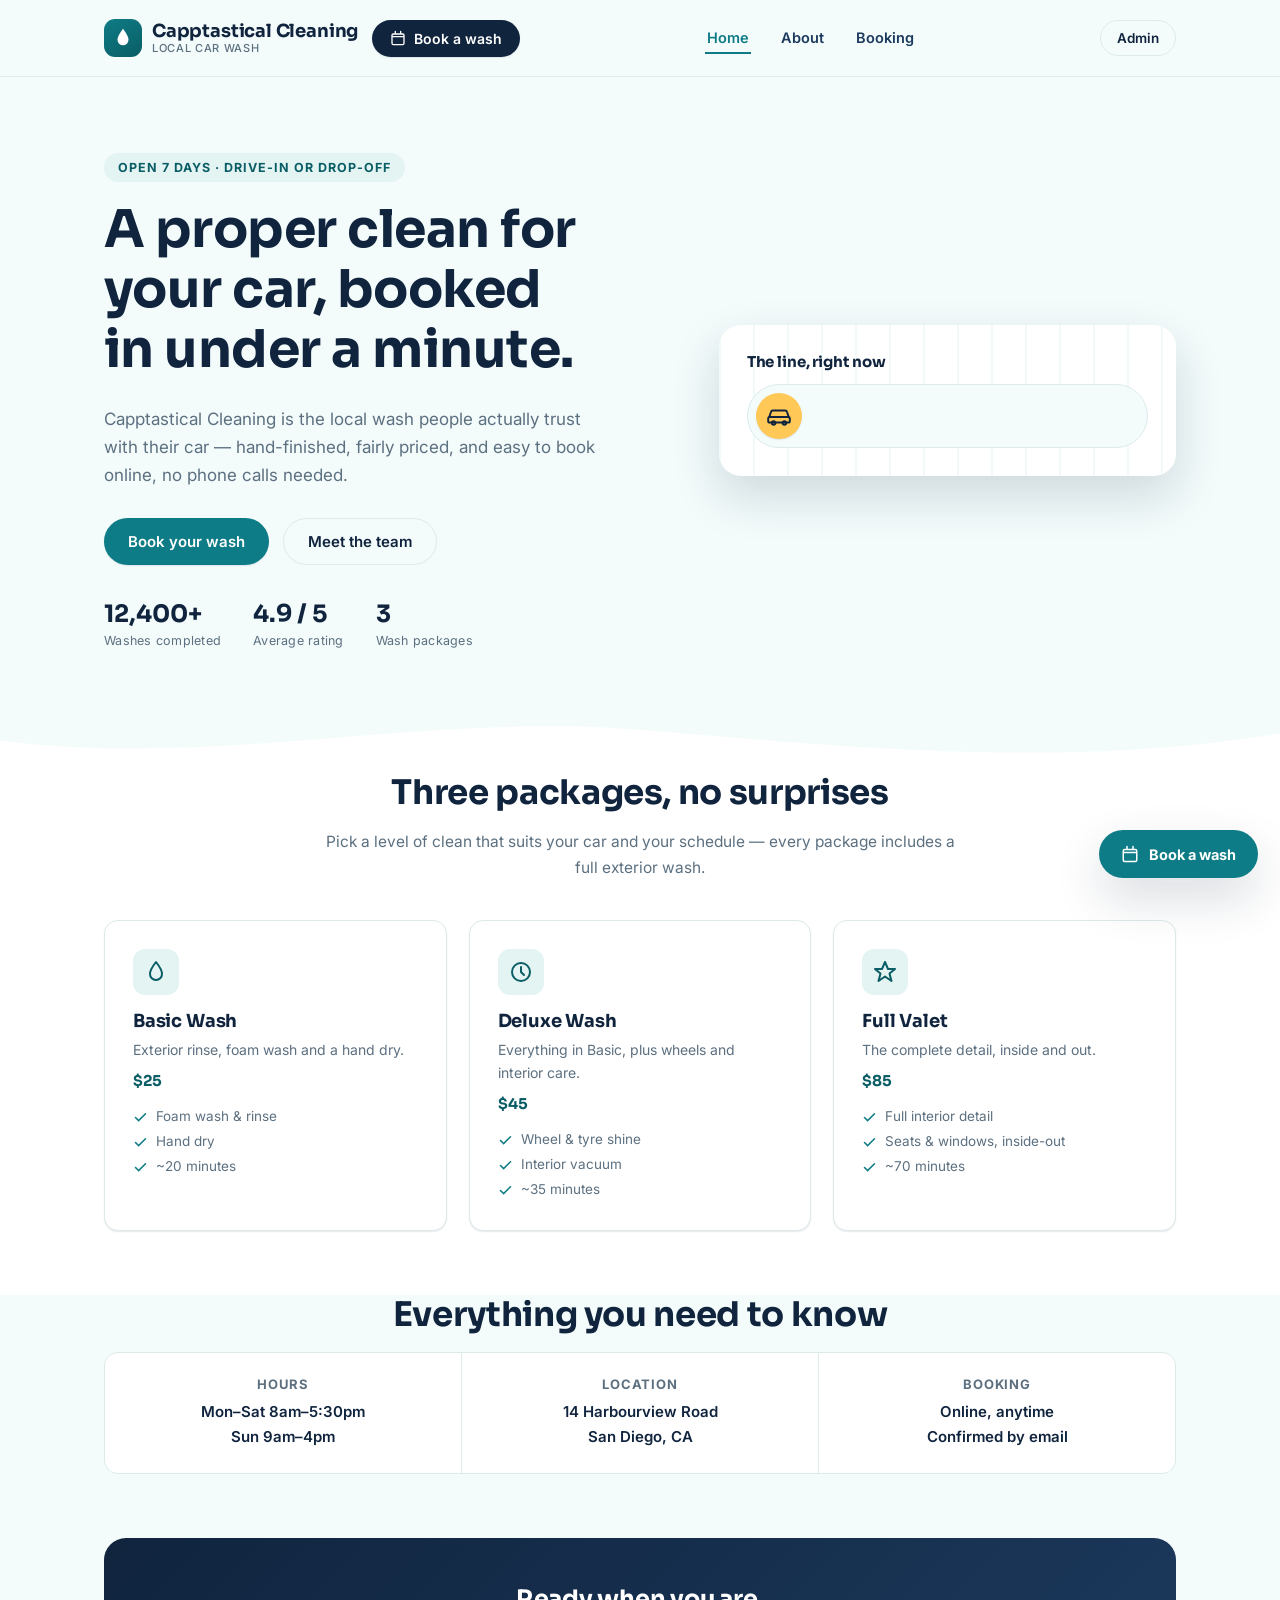
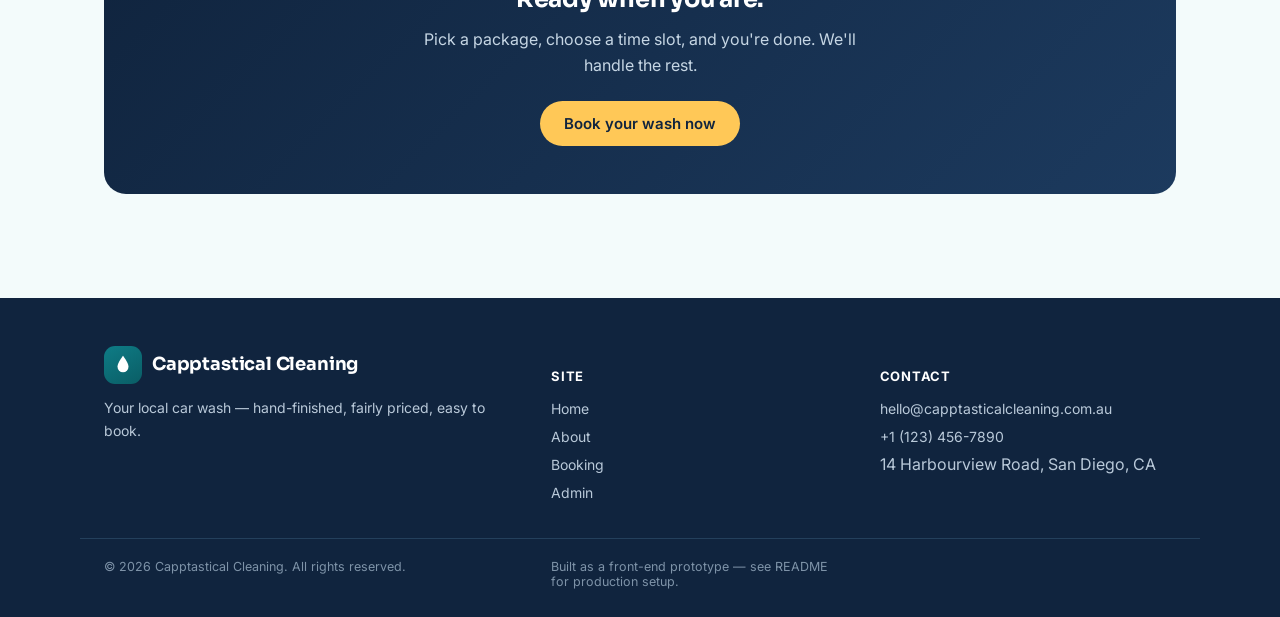
<file: index.html>
<!DOCTYPE html>
<html lang="en">
<head>
<meta charset="UTF-8">
<meta name="viewport" content="width=device-width, initial-scale=1.0">
<title>Capptastical Cleaning — Local Car Wash</title>
<meta name="description" content="Capptastical Cleaning is your local car wash for a fast, thorough clean — book online in minutes.">
<link rel="preconnect" href="https://fonts.googleapis.com">
<link href="https://fonts.googleapis.com/css2?family=Sora:wght@600;700;800&family=Inter:wght@400;500;600;700&display=swap" rel="stylesheet">
<link rel="stylesheet" href="css/styles.css">
</head>
<body>

<header class="site-header">
  <div class="wrap">
    <div class="nav-left">
      <a class="brand" href="index.html">
        <span class="brand-mark">
          <svg viewBox="0 0 24 24" fill="none" xmlns="http://www.w3.org/2000/svg"><path d="M12 2C12 2 6 9.5 6 14a6 6 0 0 0 12 0c0-4.5-6-12-6-12Z" fill="#FFFFFF"/></svg>
        </span>
        <span class="brand-name">Capptastical Cleaning<span>Local car wash</span></span>
      </a>
      <a class="book-top-btn" href="booking.html">
        <svg viewBox="0 0 24 24" fill="none" xmlns="http://www.w3.org/2000/svg" stroke="currentColor" stroke-width="2" stroke-linecap="round"><path d="M8 2v4M16 2v4M3 10h18M5 6h14a2 2 0 0 1 2 2v12a2 2 0 0 1-2 2H5a2 2 0 0 1-2-2V8a2 2 0 0 1 2-2Z"/></svg>
        Book a wash
      </a>
    </div>
    <nav class="nav-links" aria-label="Primary">
      <a href="index.html" aria-current="page">Home</a>
      <a href="about.html">About</a>
      <a href="booking.html">Booking</a>
    </nav>
    <div class="nav-right">
      <a class="btn btn-ghost btn-sm" href="admin.html">Admin</a>
    </div>
  </div>
</header>

<main>
  <!-- ===================== HERO ===================== -->
  <section class="hero">
    <div class="wrap">
      <div>
        <span class="eyebrow">Open 7 days · Drive-in or drop-off</span>
        <h1>A proper clean for your car, booked in under a minute.</h1>
        <p class="lede">Capptastical Cleaning is the local wash people actually trust with their car — hand-finished, fairly priced, and easy to book online, no phone calls needed.</p>
        <div class="hero-actions">
          <a class="btn btn-primary" href="booking.html">Book your wash</a>
          <a class="btn btn-ghost" href="about.html">Meet the team</a>
        </div>
        <div class="hero-stats">
          <div><strong>12,400+</strong><span>Washes completed</span></div>
          <div><strong>4.9 / 5</strong><span>Average rating</span></div>
          <div><strong>3</strong><span>Wash packages</span></div>
        </div>
      </div>

      <div class="wash-track">
        <div class="wash-track-inner">
          <h3>The line, right now</h3>
          <div class="wash-lane">
            <div class="car">
              <svg viewBox="0 0 24 24" fill="none" xmlns="http://www.w3.org/2000/svg" stroke="#10243E" stroke-width="1.8" stroke-linecap="round" stroke-linejoin="round">
                <path d="M3 13l1.5-4.5A2 2 0 0 1 6.4 7h11.2a2 2 0 0 1 1.9 1.5L21 13"/>
                <rect x="2" y="13" width="20" height="5" rx="1.5"/>
                <circle cx="7" cy="18.5" r="1.6"/><circle cx="17" cy="18.5" r="1.6"/>
              </svg>
            </div>
          </div>
        </div>
      </div>
    </div>
  </section>

  <!-- wave divider -->
  <svg class="wave-divider" viewBox="0 0 1440 60" preserveAspectRatio="none" xmlns="http://www.w3.org/2000/svg">
    <path d="M0,32 C240,64 480,0 720,20 C960,40 1200,64 1440,24 L1440,60 L0,60 Z" fill="#FFFFFF"></path>
  </svg>

  <!-- ===================== SERVICES ===================== -->
  <section class="section" style="background:#fff; padding-top:8px;">
    <div class="wrap">
      <div class="section-head">
        <h2>Three packages, no surprises</h2>
        <p>Pick a level of clean that suits your car and your schedule — every package includes a full exterior wash.</p>
      </div>
      <div class="card-grid">

        <div class="svc-card">
          <div class="svc-icon">
            <svg viewBox="0 0 24 24" fill="none" xmlns="http://www.w3.org/2000/svg" stroke="currentColor" stroke-width="2" stroke-linecap="round" stroke-linejoin="round"><path d="M12 2C12 2 6 9.5 6 14a6 6 0 0 0 12 0c0-4.5-6-12-6-12Z"/></svg>
          </div>
          <h3>Basic Wash</h3>
          <p style="margin:0; font-size:14px;">Exterior rinse, foam wash and a hand dry.</p>
          <span class="svc-price">$25</span>
          <ul>
            <li><svg viewBox="0 0 24 24" fill="none" xmlns="http://www.w3.org/2000/svg" stroke="currentColor" stroke-width="2.5" stroke-linecap="round"><path d="M20 6 9 17l-5-5"/></svg> Foam wash & rinse</li>
            <li><svg viewBox="0 0 24 24" fill="none" xmlns="http://www.w3.org/2000/svg" stroke="currentColor" stroke-width="2.5" stroke-linecap="round"><path d="M20 6 9 17l-5-5"/></svg> Hand dry</li>
            <li><svg viewBox="0 0 24 24" fill="none" xmlns="http://www.w3.org/2000/svg" stroke="currentColor" stroke-width="2.5" stroke-linecap="round"><path d="M20 6 9 17l-5-5"/></svg> ~20 minutes</li>
          </ul>
        </div>

        <div class="svc-card">
          <div class="svc-icon">
            <svg viewBox="0 0 24 24" fill="none" xmlns="http://www.w3.org/2000/svg" stroke="currentColor" stroke-width="2" stroke-linecap="round" stroke-linejoin="round"><circle cx="12" cy="12" r="9"/><path d="M12 7v5l3 3"/></svg>
          </div>
          <h3>Deluxe Wash</h3>
          <p style="margin:0; font-size:14px;">Everything in Basic, plus wheels and interior care.</p>
          <span class="svc-price">$45</span>
          <ul>
            <li><svg viewBox="0 0 24 24" fill="none" xmlns="http://www.w3.org/2000/svg" stroke="currentColor" stroke-width="2.5" stroke-linecap="round"><path d="M20 6 9 17l-5-5"/></svg> Wheel & tyre shine</li>
            <li><svg viewBox="0 0 24 24" fill="none" xmlns="http://www.w3.org/2000/svg" stroke="currentColor" stroke-width="2.5" stroke-linecap="round"><path d="M20 6 9 17l-5-5"/></svg> Interior vacuum</li>
            <li><svg viewBox="0 0 24 24" fill="none" xmlns="http://www.w3.org/2000/svg" stroke="currentColor" stroke-width="2.5" stroke-linecap="round"><path d="M20 6 9 17l-5-5"/></svg> ~35 minutes</li>
          </ul>
        </div>

        <div class="svc-card">
          <div class="svc-icon">
            <svg viewBox="0 0 24 24" fill="none" xmlns="http://www.w3.org/2000/svg" stroke="currentColor" stroke-width="2" stroke-linecap="round" stroke-linejoin="round"><path d="M12 2l3 7h7l-5.5 4.5L18.5 21 12 16.5 5.5 21 7.5 13.5 2 9h7Z"/></svg>
          </div>
          <h3>Full Valet</h3>
          <p style="margin:0; font-size:14px;">The complete detail, inside and out.</p>
          <span class="svc-price">$85</span>
          <ul>
            <li><svg viewBox="0 0 24 24" fill="none" xmlns="http://www.w3.org/2000/svg" stroke="currentColor" stroke-width="2.5" stroke-linecap="round"><path d="M20 6 9 17l-5-5"/></svg> Full interior detail</li>
            <li><svg viewBox="0 0 24 24" fill="none" xmlns="http://www.w3.org/2000/svg" stroke="currentColor" stroke-width="2.5" stroke-linecap="round"><path d="M20 6 9 17l-5-5"/></svg> Seats & windows, inside-out</li>
            <li><svg viewBox="0 0 24 24" fill="none" xmlns="http://www.w3.org/2000/svg" stroke="currentColor" stroke-width="2.5" stroke-linecap="round"><path d="M20 6 9 17l-5-5"/></svg> ~70 minutes</li>
          </ul>
        </div>

      </div>
    </div>
  </section>

  <!-- ===================== INFO STRIP ===================== -->
  <section class="section" style="padding-top:0;">
    <div class="wrap">
      <div class="section-head" style="margin-bottom:18px;">
        <h2>Everything you need to know</h2>
      </div>
      <div class="info-strip">
        <div>
          <h4>Hours</h4>
          <p>Mon–Sat 8am–5:30pm<br>Sun 9am–4pm</p>
        </div>
        <div>
          <h4>Location</h4>
          <p>14 Harbourview Road<br>San Diego, CA</p>
        </div>
        <div>
          <h4>Booking</h4>
          <p>Online, anytime<br>Confirmed by email</p>
        </div>
      </div>
    </div>
  </section>

  <!-- ===================== CTA ===================== -->
  <section class="section" style="padding-top:0;">
    <div class="wrap">
      <div class="cta-band">
        <h2>Ready when you are.</h2>
        <p>Pick a package, choose a time slot, and you're done. We'll handle the rest.</p>
        <a class="btn btn-sun" href="booking.html">Book your wash now</a>
      </div>
    </div>
  </section>
</main>

<footer class="site-footer">
  <div class="wrap">
    <div>
      <div class="brand" style="margin-bottom:12px;">
        <span class="brand-mark"><svg viewBox="0 0 24 24" fill="none" xmlns="http://www.w3.org/2000/svg"><path d="M12 2C12 2 6 9.5 6 14a6 6 0 0 0 12 0c0-4.5-6-12-6-12Z" fill="#FFFFFF"/></svg></span>
        <span class="brand-name" style="color:#fff;">Capptastical Cleaning</span>
      </div>
      <p>Your local car wash — hand-finished, fairly priced, easy to book.</p>
    </div>
    <div>
      <h5>Site</h5>
      <ul>
        <li><a href="index.html">Home</a></li>
        <li><a href="about.html">About</a></li>
        <li><a href="booking.html">Booking</a></li>
        <li><a href="admin.html">Admin</a></li>
      </ul>
    </div>
    <div>
      <h5>Contact</h5>
      <ul>
        <li><a href="mailto:hello@capptasticalcleaning.com.au">hello@capptasticalcleaning.com.au</a></li>
        <li><a href="tel:+11234567890">+1 (123) 456-7890</a></li>
        <li>14 Harbourview Road, San Diego, CA</li>
      </ul>
    </div>
  </div>
  <div class="wrap footer-bottom">
    <span>© 2026 Capptastical Cleaning. All rights reserved.</span>
    <span>Built as a front-end prototype — see README for production setup.</span>
  </div>
</footer>

<!-- Floating booking bubble -->
<div class="book-bubble">
  <div class="book-bubble-panel" id="bubblePanel">
    <button class="bubble-close book-bubble-close" id="bubbleClose" aria-label="Close">
      <svg width="16" height="16" viewBox="0 0 24 24" fill="none" xmlns="http://www.w3.org/2000/svg" stroke="currentColor" stroke-width="2" stroke-linecap="round"><path d="M18 6 6 18M6 6l12 12"/></svg>
    </button>
    <h4>Ready for a wash?</h4>
    <p>Book online in under a minute — pick a package, a time, and you're set.</p>
    <a class="btn btn-primary btn-block" href="booking.html">Start booking</a>
  </div>
  <button class="book-bubble-btn" id="bubbleToggle">
    <svg viewBox="0 0 24 24" fill="none" xmlns="http://www.w3.org/2000/svg" stroke="currentColor" stroke-width="2" stroke-linecap="round"><path d="M8 2v4M16 2v4M3 10h18M5 6h14a2 2 0 0 1 2 2v12a2 2 0 0 1-2 2H5a2 2 0 0 1-2-2V8a2 2 0 0 1 2-2Z"/></svg>
    Book a wash
  </button>
</div>

<script src="js/main.js"></script>
</body>
</html>
</file>
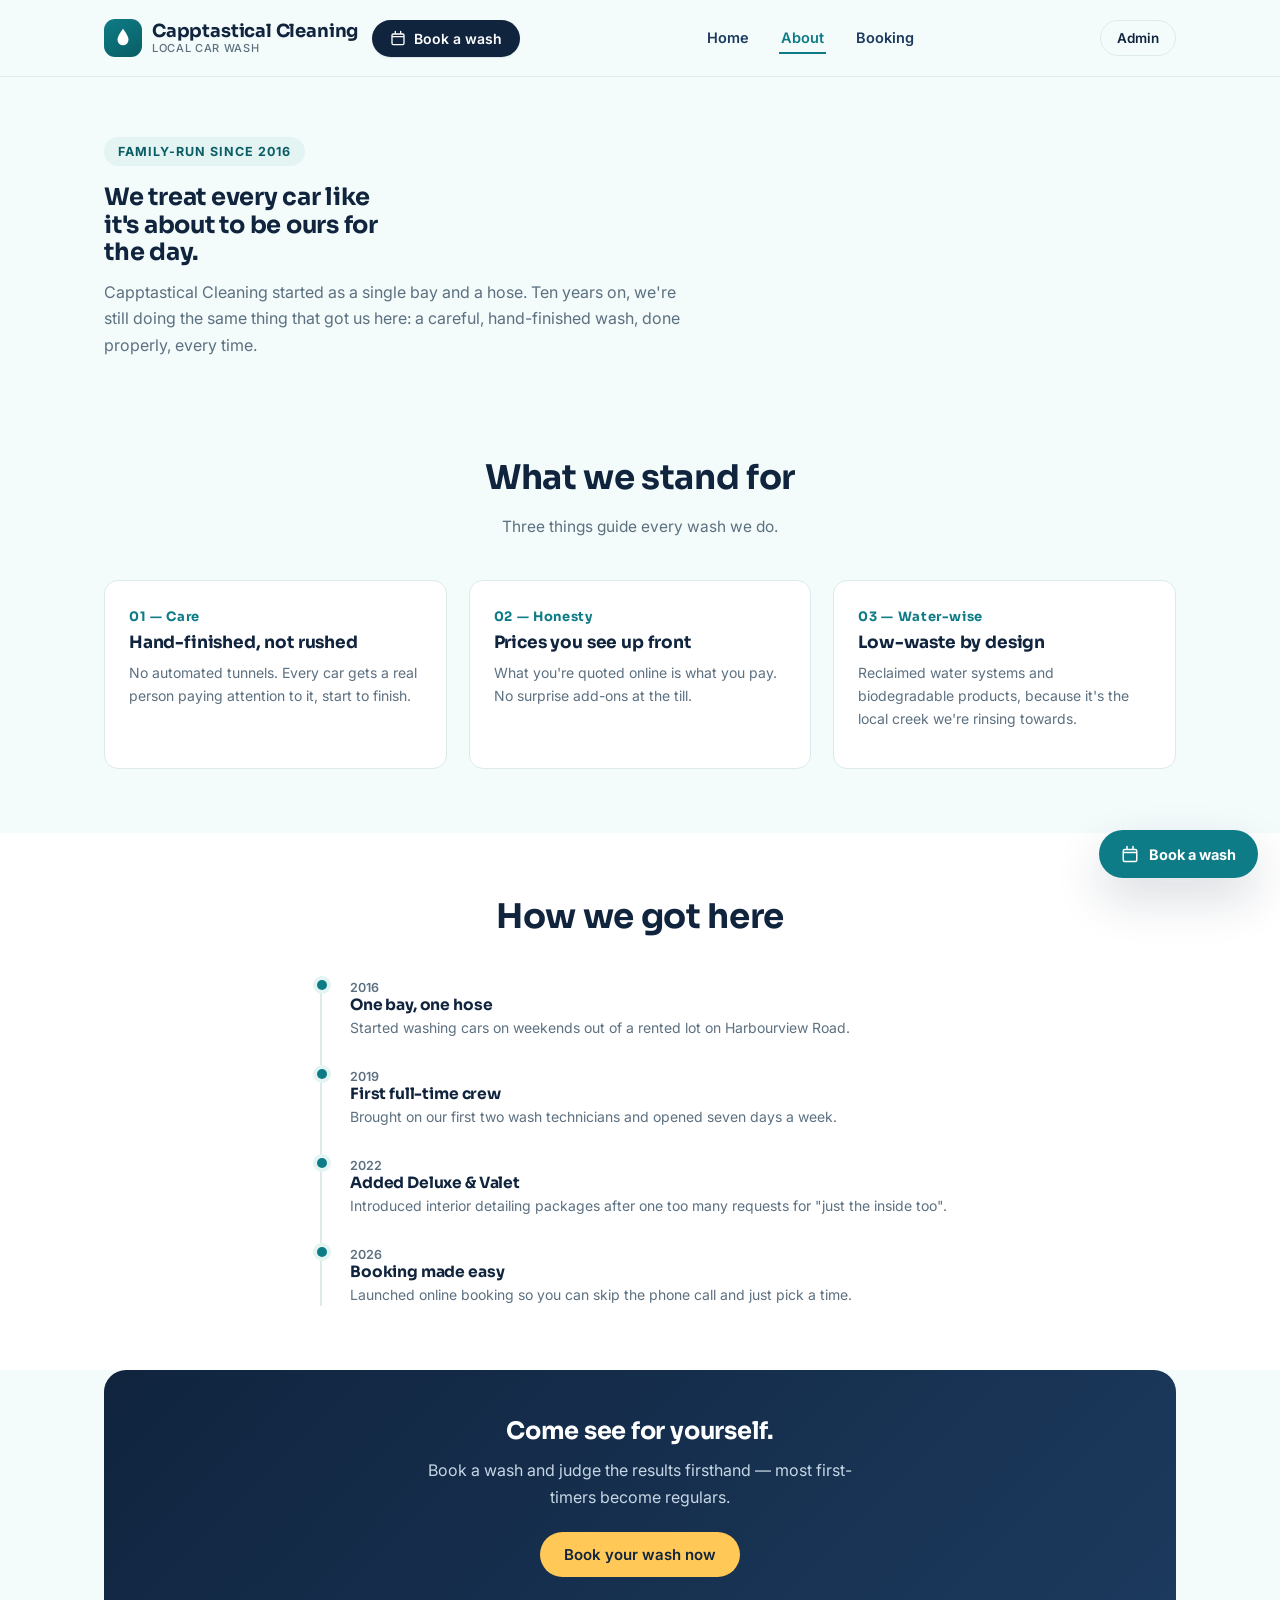
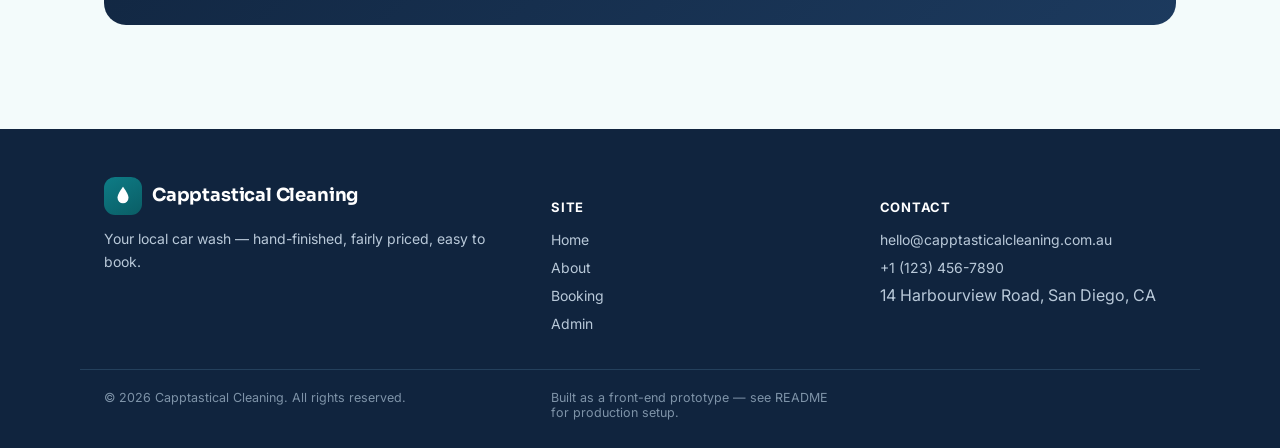
<file: about.html>
<!DOCTYPE html>
<html lang="en">
<head>
<meta charset="UTF-8">
<meta name="viewport" content="width=device-width, initial-scale=1.0">
<title>About — Capptastical Cleaning</title>
<link rel="preconnect" href="https://fonts.googleapis.com">
<link href="https://fonts.googleapis.com/css2?family=Sora:wght@600;700;800&family=Inter:wght@400;500;600;700&display=swap" rel="stylesheet">
<link rel="stylesheet" href="css/styles.css">
</head>
<body>

<header class="site-header">
  <div class="wrap">
    <div class="nav-left">
      <a class="brand" href="index.html">
        <span class="brand-mark"><svg viewBox="0 0 24 24" fill="none" xmlns="http://www.w3.org/2000/svg"><path d="M12 2C12 2 6 9.5 6 14a6 6 0 0 0 12 0c0-4.5-6-12-6-12Z" fill="#FFFFFF"/></svg></span>
        <span class="brand-name">Capptastical Cleaning<span>Local car wash</span></span>
      </a>
      <a class="book-top-btn" href="booking.html">
        <svg viewBox="0 0 24 24" fill="none" xmlns="http://www.w3.org/2000/svg" stroke="currentColor" stroke-width="2" stroke-linecap="round"><path d="M8 2v4M16 2v4M3 10h18M5 6h14a2 2 0 0 1 2 2v12a2 2 0 0 1-2 2H5a2 2 0 0 1-2-2V8a2 2 0 0 1 2-2Z"/></svg>
        Book a wash
      </a>
    </div>
    <nav class="nav-links" aria-label="Primary">
      <a href="index.html">Home</a>
      <a href="about.html" aria-current="page">About</a>
      <a href="booking.html">Booking</a>
    </nav>
    <div class="nav-right">
      <a class="btn btn-ghost btn-sm" href="admin.html">Admin</a>
    </div>
  </div>
</header>

<main>
  <section class="about-hero">
    <div class="wrap">
      <span class="eyebrow">Family-run since 2016</span>
      <h1>We treat every car like it's about to be ours for the day.</h1>
      <p class="lede" style="max-width:60ch;">Capptastical Cleaning started as a single bay and a hose. Ten years on, we're still doing the same thing that got us here: a careful, hand-finished wash, done properly, every time.</p>
    </div>
  </section>

  <section class="section">
    <div class="wrap">
      <div class="section-head">
        <h2>What we stand for</h2>
        <p>Three things guide every wash we do.</p>
      </div>
      <div class="values-grid">
        <div class="value-item">
          <span class="num">01 — Care</span>
          <h3 style="font-size:17px; margin-top:8px;">Hand-finished, not rushed</h3>
          <p style="font-size:14px;">No automated tunnels. Every car gets a real person paying attention to it, start to finish.</p>
        </div>
        <div class="value-item">
          <span class="num">02 — Honesty</span>
          <h3 style="font-size:17px; margin-top:8px;">Prices you see up front</h3>
          <p style="font-size:14px;">What you're quoted online is what you pay. No surprise add-ons at the till.</p>
        </div>
        <div class="value-item">
          <span class="num">03 — Water-wise</span>
          <h3 style="font-size:17px; margin-top:8px;">Low-waste by design</h3>
          <p style="font-size:14px;">Reclaimed water systems and biodegradable products, because it's the local creek we're rinsing towards.</p>
        </div>
      </div>
    </div>
  </section>

  <section class="section" style="background:#fff;">
    <div class="wrap">
      <div class="section-head">
        <h2>How we got here</h2>
      </div>
      <div class="timeline" style="max-width:640px; margin:0 auto;">
        <div class="timeline-item">
          <span>2016</span>
          <h4>One bay, one hose</h4>
          <p style="font-size:14px; margin:0;">Started washing cars on weekends out of a rented lot on Harbourview Road.</p>
        </div>
        <div class="timeline-item">
          <span>2019</span>
          <h4>First full-time crew</h4>
          <p style="font-size:14px; margin:0;">Brought on our first two wash technicians and opened seven days a week.</p>
        </div>
        <div class="timeline-item">
          <span>2022</span>
          <h4>Added Deluxe & Valet</h4>
          <p style="font-size:14px; margin:0;">Introduced interior detailing packages after one too many requests for "just the inside too".</p>
        </div>
        <div class="timeline-item">
          <span>2026</span>
          <h4>Booking made easy</h4>
          <p style="font-size:14px; margin:0;">Launched online booking so you can skip the phone call and just pick a time.</p>
        </div>
      </div>
    </div>
  </section>

  <section class="section" style="padding-top:0;">
    <div class="wrap">
      <div class="cta-band">
        <h2>Come see for yourself.</h2>
        <p>Book a wash and judge the results firsthand — most first-timers become regulars.</p>
        <a class="btn btn-sun" href="booking.html">Book your wash now</a>
      </div>
    </div>
  </section>
</main>

<footer class="site-footer">
  <div class="wrap">
    <div>
      <div class="brand" style="margin-bottom:12px;">
        <span class="brand-mark"><svg viewBox="0 0 24 24" fill="none" xmlns="http://www.w3.org/2000/svg"><path d="M12 2C12 2 6 9.5 6 14a6 6 0 0 0 12 0c0-4.5-6-12-6-12Z" fill="#FFFFFF"/></svg></span>
        <span class="brand-name" style="color:#fff;">Capptastical Cleaning</span>
      </div>
      <p>Your local car wash — hand-finished, fairly priced, easy to book.</p>
    </div>
    <div>
      <h5>Site</h5>
      <ul>
        <li><a href="index.html">Home</a></li>
        <li><a href="about.html">About</a></li>
        <li><a href="booking.html">Booking</a></li>
        <li><a href="admin.html">Admin</a></li>
      </ul>
    </div>
    <div>
      <h5>Contact</h5>
      <ul>
        <li><a href="mailto:hello@capptasticalcleaning.com.au">hello@capptasticalcleaning.com.au</a></li>
        <li><a href="tel:+11234567890">+1 (123) 456-7890</a></li>
        <li>14 Harbourview Road, San Diego, CA</li>
      </ul>
    </div>
  </div>
  <div class="wrap footer-bottom">
    <span>© 2026 Capptastical Cleaning. All rights reserved.</span>
    <span>Built as a front-end prototype — see README for production setup.</span>
  </div>
</footer>

<div class="book-bubble">
  <div class="book-bubble-panel" id="bubblePanel">
    <button class="bubble-close book-bubble-close" id="bubbleClose" aria-label="Close">
      <svg width="16" height="16" viewBox="0 0 24 24" fill="none" xmlns="http://www.w3.org/2000/svg" stroke="currentColor" stroke-width="2" stroke-linecap="round"><path d="M18 6 6 18M6 6l12 12"/></svg>
    </button>
    <h4>Ready for a wash?</h4>
    <p>Book online in under a minute — pick a package, a time, and you're set.</p>
    <a class="btn btn-primary btn-block" href="booking.html">Start booking</a>
  </div>
  <button class="book-bubble-btn" id="bubbleToggle">
    <svg viewBox="0 0 24 24" fill="none" xmlns="http://www.w3.org/2000/svg" stroke="currentColor" stroke-width="2" stroke-linecap="round"><path d="M8 2v4M16 2v4M3 10h18M5 6h14a2 2 0 0 1 2 2v12a2 2 0 0 1-2 2H5a2 2 0 0 1-2-2V8a2 2 0 0 1 2-2Z"/></svg>
    Book a wash
  </button>
</div>

<script src="js/main.js"></script>
</body>
</html>
</file>
<file: css/styles.css>
/* ===========================================================
   Capptastical Cleaning — shared styles
   Design tokens
   =========================================================== */
:root{
  --ink:#10243E;
  --ink-soft:#1C3A5E;
  --teal:#0E7C86;
  --teal-dark:#0A5D65;
  --teal-tint:#E3F4F3;
  --foam:#F3FBFB;
  --sun:#FFC857;
  --sun-dark:#E8A93B;
  --white:#FFFFFF;
  --slate:#5C7080;
  --line:#DCEAEA;
  --danger:#C24545;
  --radius-sm:8px;
  --radius:14px;
  --radius-lg:22px;
  --shadow-sm:0 1px 2px rgba(16,36,62,.06), 0 1px 1px rgba(16,36,62,.04);
  --shadow:0 8px 24px rgba(16,36,62,.08);
  --shadow-lg:0 20px 48px rgba(16,36,62,.16);
  --maxw:1120px;
}

*,*::before,*::after{box-sizing:border-box;}
html{scroll-behavior:smooth;}
body{
  margin:0;
  font-family:'Inter',system-ui,-apple-system,Segoe UI,sans-serif;
  color:var(--ink);
  background:var(--foam);
  -webkit-font-smoothing:antialiased;
}
h1,h2,h3,h4,.display{
  font-family:'Sora',system-ui,sans-serif;
  color:var(--ink);
  margin:0 0 .5em;
  line-height:1.15;
  letter-spacing:-.01em;
}
p{line-height:1.65; color:var(--slate); margin:0 0 1em;}
a{color:inherit;}
img{max-width:100%;display:block;}
button{font-family:inherit;}

.wrap{max-width:var(--maxw); margin:0 auto; padding:0 24px;}

@media (prefers-reduced-motion: reduce){
  *{animation-duration:.001ms !important; animation-iteration-count:1 !important; transition-duration:.001ms !important; scroll-behavior:auto !important;}
}

:focus-visible{outline:3px solid var(--sun); outline-offset:2px; border-radius:4px;}

/* ---------- Buttons ---------- */
.btn{
  display:inline-flex; align-items:center; justify-content:center; gap:8px;
  padding:13px 24px; border-radius:999px; border:none; cursor:pointer;
  font-weight:600; font-size:15px; text-decoration:none;
  transition:transform .15s ease, box-shadow .15s ease, background .15s ease;
}
.btn:active{transform:translateY(1px);}
.btn-primary{background:var(--teal); color:#fff; box-shadow:var(--shadow-sm);}
.btn-primary:hover{background:var(--teal-dark); box-shadow:var(--shadow);}
.btn-sun{background:var(--sun); color:var(--ink);}
.btn-sun:hover{background:var(--sun-dark);}
.btn-ghost{background:transparent; color:var(--ink); border:1.5px solid var(--line);}
.btn-ghost:hover{border-color:var(--teal); color:var(--teal);}
.btn-block{width:100%;}
.btn-sm{padding:9px 16px; font-size:13.5px;}
.btn-danger{background:#FBEAEA; color:var(--danger);}
.btn-danger:hover{background:#F6D9D9;}
.btn[disabled]{opacity:.5; cursor:not-allowed;}

/* ---------- Header ---------- */
.site-header{
  position:sticky; top:0; z-index:40;
  background:rgba(243,251,251,.88); backdrop-filter:blur(10px);
  border-bottom:1px solid var(--line);
}
.site-header .wrap{
  display:flex; align-items:center; justify-content:space-between;
  height:76px; gap:20px;
}
.brand{display:flex; align-items:center; gap:10px; text-decoration:none;}
.brand-mark{
  width:38px; height:38px; border-radius:11px;
  background:linear-gradient(150deg, var(--teal), var(--teal-dark));
  display:flex; align-items:center; justify-content:center; flex-shrink:0;
}
.brand-mark svg{width:22px; height:22px;}
.brand-name{
  font-family:'Sora',sans-serif; font-weight:700; font-size:18px;
  color:var(--ink); letter-spacing:-.01em; line-height:1.1;
}
.brand-name span{display:block; font-family:'Inter',sans-serif; font-weight:500; font-size:11px; color:var(--slate); letter-spacing:.06em; text-transform:uppercase;}

.nav-left{display:flex; align-items:center; gap:14px;}
.nav-links{display:flex; align-items:center; gap:28px; font-weight:600; font-size:14.5px;}
.nav-links a{text-decoration:none; color:var(--ink-soft); padding:6px 2px; border-bottom:2px solid transparent;}
.nav-links a:hover, .nav-links a[aria-current="page"]{color:var(--teal); border-color:var(--teal);}
.nav-right{display:flex; align-items:center; gap:12px;}

.book-top-btn{
  display:inline-flex; align-items:center; gap:8px;
  background:var(--ink); color:#fff; padding:10px 18px; border-radius:999px;
  font-weight:600; font-size:14px; text-decoration:none; box-shadow:var(--shadow-sm);
  transition:background .15s ease, transform .15s ease;
}
.book-top-btn:hover{background:var(--teal-dark); transform:translateY(-1px);}
.book-top-btn svg{width:16px; height:16px;}

/* ---------- Hero ---------- */
.hero{padding:76px 0 64px; position:relative; overflow:hidden;}
.hero .wrap{display:grid; grid-template-columns:1.1fr .9fr; gap:56px; align-items:center;}
.eyebrow{
  display:inline-flex; align-items:center; gap:8px;
  font-size:12.5px; font-weight:700; letter-spacing:.08em; text-transform:uppercase;
  color:var(--teal-dark); background:var(--teal-tint); padding:7px 14px; border-radius:999px;
  margin-bottom:18px;
}
.hero h1{font-size:clamp(32px,4.6vw,52px); max-width:12ch;}
.hero .lede{font-size:17px; max-width:46ch; margin-bottom:28px;}
.hero-actions{display:flex; gap:14px; flex-wrap:wrap; margin-bottom:34px;}
.hero-stats{display:flex; gap:32px; flex-wrap:wrap;}
.hero-stats div strong{display:block; font-family:'Sora',sans-serif; font-size:24px; color:var(--ink);}
.hero-stats div span{font-size:12.5px; color:var(--slate); letter-spacing:.02em;}

.wash-track{position:relative; background:var(--white); border-radius:var(--radius-lg); box-shadow:var(--shadow-lg); padding:28px; overflow:hidden;}
.wash-track::before{
  content:""; position:absolute; inset:0;
  background:
    repeating-linear-gradient(90deg, var(--teal-tint) 0 2px, transparent 2px 34px);
  opacity:.5;
}
.wash-track-inner{position:relative; z-index:1;}
.wash-track-inner h3{font-size:15px; margin-bottom:14px;}
.wash-lane{position:relative; height:64px; background:var(--foam); border-radius:999px; border:1px solid var(--line); overflow:hidden;}
.wash-lane .car{
  position:absolute; top:50%; left:8px; transform:translateY(-50%);
  width:46px; height:46px; border-radius:50%; background:var(--sun);
  display:flex; align-items:center; justify-content:center;
  animation:drive 5.5s ease-in-out infinite;
  box-shadow:var(--shadow-sm);
}
.wash-lane .car svg{width:26px; height:26px;}
@keyframes drive{
  0%{left:8px;}
  45%,55%{left:calc(100% - 54px);}
  100%{left:8px;}
}
.wash-lane .bubbles span{
  position:absolute; bottom:8px; width:8px; height:8px; border-radius:50%;
  background:var(--teal-tint); opacity:.9;
}

/* ---------- Sections ---------- */
.section{padding:64px 0;}
.section-head{max-width:640px; margin:0 auto 40px; text-align:center;}
.section-head h2{font-size:clamp(26px,3.2vw,34px);}
.section-head p{font-size:15.5px;}

.wave-divider{display:block; width:100%; height:auto; margin-top:-1px;}

.card-grid{display:grid; grid-template-columns:repeat(3,1fr); gap:22px;}
.svc-card{
  background:var(--white); border:1px solid var(--line); border-radius:var(--radius);
  padding:28px; box-shadow:var(--shadow-sm); transition:transform .15s ease, box-shadow .15s ease;
}
.svc-card:hover{transform:translateY(-4px); box-shadow:var(--shadow);}
.svc-icon{
  width:46px; height:46px; border-radius:12px; background:var(--teal-tint);
  display:flex; align-items:center; justify-content:center; margin-bottom:16px;
}
.svc-icon svg{width:24px; height:24px; color:var(--teal-dark);}
.svc-card h3{font-size:18px; margin-bottom:6px;}
.svc-price{font-family:'Sora',sans-serif; font-weight:700; color:var(--teal-dark); font-size:15px; margin-top:10px; display:block;}
.svc-card ul{list-style:none; padding:0; margin:14px 0 0; font-size:13.5px; color:var(--slate);}
.svc-card ul li{padding:4px 0; display:flex; gap:8px; align-items:flex-start;}
.svc-card ul li svg{width:15px; height:15px; flex-shrink:0; margin-top:2px; color:var(--teal);}

.info-strip{
  display:grid; grid-template-columns:repeat(3,1fr); gap:1px; background:var(--line);
  border:1px solid var(--line); border-radius:var(--radius); overflow:hidden; margin-top:8px;
}
.info-strip > div{background:var(--white); padding:24px; text-align:center;}
.info-strip h4{font-size:13px; text-transform:uppercase; letter-spacing:.06em; color:var(--slate); margin-bottom:8px; font-family:'Inter',sans-serif; font-weight:700;}
.info-strip p{margin:0; color:var(--ink); font-weight:600; font-size:15px;}

.cta-band{
  background:linear-gradient(135deg, var(--ink), var(--ink-soft));
  border-radius:var(--radius-lg); padding:48px; text-align:center; color:#fff;
}
.cta-band h2{color:#fff;}
.cta-band p{color:#C6D6E4; max-width:44ch; margin:0 auto 22px;}

/* ---------- About page ---------- */
.about-hero{padding:60px 0 20px;}
.about-hero h1{max-width:16ch;}
.values-grid{display:grid; grid-template-columns:repeat(3,1fr); gap:22px; margin-top:8px;}
.value-item{background:#fff; border:1px solid var(--line); border-radius:var(--radius); padding:24px;}
.value-item .num{font-family:'Sora',sans-serif; font-weight:700; color:var(--teal); font-size:13px; letter-spacing:.05em;}
.timeline{border-left:2px solid var(--line); margin-left:8px; padding-left:28px; display:flex; flex-direction:column; gap:26px;}
.timeline-item{position:relative;}
.timeline-item::before{content:""; position:absolute; left:-33.5px; top:4px; width:10px; height:10px; border-radius:50%; background:var(--teal); box-shadow:0 0 0 4px var(--teal-tint);}
.timeline-item h4{margin-bottom:2px; font-size:15.5px;}
.timeline-item span{font-size:12.5px; color:var(--slate); font-weight:600;}

/* ---------- Footer ---------- */
.site-footer{background:var(--ink); color:#B9C9D9; padding:48px 0 28px; margin-top:40px;}
.site-footer .wrap{display:grid; grid-template-columns:1.4fr 1fr 1fr; gap:32px;}
.site-footer h5{color:#fff; font-size:13px; text-transform:uppercase; letter-spacing:.06em; margin-bottom:14px; font-family:'Inter',sans-serif;}
.site-footer p, .site-footer a{color:#B9C9D9; font-size:14px; text-decoration:none;}
.site-footer a:hover{color:#fff;}
.site-footer ul{list-style:none; padding:0; margin:0; display:flex; flex-direction:column; gap:8px;}
.footer-bottom{border-top:1px solid #24405C; margin-top:36px; padding-top:20px; font-size:12.5px; color:#7E93A8; display:flex; justify-content:space-between; flex-wrap:wrap; gap:8px;}

/* ---------- Booking bubble (floating) ---------- */
.book-bubble{
  position:fixed; right:22px; bottom:22px; z-index:50;
}
.book-bubble-btn{
  display:flex; align-items:center; gap:10px;
  background:var(--teal); color:#fff; border:none; border-radius:999px;
  padding:15px 22px; font-weight:700; font-size:14.5px; cursor:pointer;
  box-shadow:var(--shadow-lg);
  transition:transform .15s ease, background .15s ease;
}
.book-bubble-btn:hover{background:var(--teal-dark); transform:translateY(-2px);}
.book-bubble-btn svg{width:18px; height:18px;}
.book-bubble-panel{
  position:absolute; bottom:70px; right:0; width:290px;
  background:#fff; border-radius:var(--radius); box-shadow:var(--shadow-lg); border:1px solid var(--line);
  padding:20px; display:none; flex-direction:column; gap:10px;
}
.book-bubble-panel.open{display:flex;}
.book-bubble-panel h4{font-size:15px; margin-bottom:2px;}
.book-bubble-panel p{font-size:13px; margin-bottom:6px;}
.book-bubble-close{position:absolute; top:10px; right:10px; background:none; border:none; cursor:pointer; color:var(--slate); padding:4px;}

/* ---------- Booking page ---------- */
.booking-shell{padding:44px 0 80px;}
.booking-shell .wrap{display:grid; grid-template-columns:1fr 360px; gap:32px; align-items:start;}
.steps-track{display:flex; align-items:center; margin-bottom:36px; position:relative;}
.steps-track .rail{position:absolute; left:20px; right:20px; top:19px; height:2px; background:var(--line); z-index:0;}
.steps-track .rail-fill{position:absolute; left:20px; top:19px; height:2px; background:var(--teal); z-index:1; transition:width .3s ease;}
.step-node{flex:1; display:flex; flex-direction:column; align-items:center; gap:8px; position:relative; z-index:2; text-align:center;}
.step-node .dot{
  width:40px; height:40px; border-radius:50%; background:#fff; border:2px solid var(--line);
  display:flex; align-items:center; justify-content:center; font-weight:700; font-size:14px; color:var(--slate);
  transition:all .2s ease;
}
.step-node.active .dot{border-color:var(--teal); color:var(--teal); background:var(--teal-tint);}
.step-node.done .dot{background:var(--teal); border-color:var(--teal); color:#fff;}
.step-node span.label{font-size:12px; font-weight:600; color:var(--slate); max-width:80px;}
.step-node.active span.label, .step-node.done span.label{color:var(--ink);}

.card-panel{background:#fff; border:1px solid var(--line); border-radius:var(--radius); padding:30px; box-shadow:var(--shadow-sm);}
.card-panel h2{font-size:20px; margin-bottom:4px;}
.card-panel .sub{font-size:13.5px; margin-bottom:22px;}

.form-grid{display:grid; grid-template-columns:1fr 1fr; gap:16px;}
.field{display:flex; flex-direction:column; gap:6px; margin-bottom:16px;}
.field.full{grid-column:1/-1;}
.field label{font-size:13px; font-weight:600; color:var(--ink);}
.field .hint{font-size:11.5px; color:var(--slate); font-weight:400;}
input, select, textarea{
  font-family:inherit; font-size:14.5px; padding:11px 13px; border-radius:var(--radius-sm);
  border:1.5px solid var(--line); background:#fff; color:var(--ink); width:100%;
}
input:focus, select:focus, textarea:focus{border-color:var(--teal); outline:none;}
.error-text{color:var(--danger); font-size:12.5px; display:none;}
.field.invalid input, .field.invalid select{border-color:var(--danger);}
.field.invalid .error-text{display:block;}

.step-actions{display:flex; justify-content:space-between; margin-top:26px; gap:12px;}

.cal-nav{display:flex; align-items:center; justify-content:space-between; margin-bottom:14px;}
.cal-nav button{background:var(--foam); border:1px solid var(--line); border-radius:8px; width:34px; height:34px; cursor:pointer; display:flex; align-items:center; justify-content:center;}
.cal-nav strong{font-size:15px;}
.cal-grid{display:grid; grid-template-columns:repeat(7,1fr); gap:6px; margin-bottom:22px;}
.cal-grid .dow{font-size:11px; text-align:center; color:var(--slate); font-weight:700; padding-bottom:4px;}
.cal-day{
  aspect-ratio:1; display:flex; align-items:center; justify-content:center;
  border-radius:9px; font-size:13.5px; cursor:pointer; border:1.5px solid transparent; background:var(--foam); color:var(--ink);
}
.cal-day.blank{background:transparent; cursor:default;}
.cal-day.disabled{color:#C3D0D9; background:#F3F5F6; cursor:not-allowed; text-decoration:line-through;}
.cal-day.selected{background:var(--teal); color:#fff; font-weight:700;}
.cal-day:not(.disabled):not(.blank):not(.selected):hover{border-color:var(--teal);}
.slot-grid{display:grid; grid-template-columns:repeat(3,1fr); gap:8px;}
.slot{padding:10px 6px; text-align:center; border-radius:8px; border:1.5px solid var(--line); font-size:13px; cursor:pointer; font-weight:600; background:#fff;}
.slot.disabled{color:#C3D0D9; background:#F3F5F6; cursor:not-allowed; border-color:#F3F5F6;}
.slot.selected{background:var(--teal); color:#fff; border-color:var(--teal);}
.slot:not(.disabled):not(.selected):hover{border-color:var(--teal); color:var(--teal-dark);}

.promo-row{display:flex; gap:10px;}
.promo-row input{flex:1;}
.promo-msg{font-size:13px; margin-top:8px; padding:9px 12px; border-radius:8px; display:none;}
.promo-msg.show{display:block;}
.promo-msg.ok{background:#E6F4EA; color:#1E7A38;}
.promo-msg.bad{background:#FBEAEA; color:var(--danger);}
.promo-chip{display:inline-flex; align-items:center; gap:8px; background:var(--teal-tint); color:var(--teal-dark); padding:8px 12px; border-radius:999px; font-size:13px; font-weight:700; margin-top:8px;}
.promo-chip button{background:none; border:none; cursor:pointer; color:var(--teal-dark); display:flex;}

.summary-card{position:sticky; top:96px;}
.summary-card h3{font-size:15px; margin-bottom:14px;}
.summary-row{display:flex; justify-content:space-between; font-size:13.5px; padding:9px 0; border-bottom:1px dashed var(--line); color:var(--slate);}
.summary-row.total{border-bottom:none; padding-top:14px; font-size:16px; font-weight:700; color:var(--ink);}
.summary-row.discount{color:#1E7A38;}
.summary-empty{font-size:13px; color:var(--slate); text-align:center; padding:20px 0;}

.confirm-box{text-align:center; padding:20px 0;}
.confirm-box .check{width:64px; height:64px; border-radius:50%; background:#E6F4EA; display:flex; align-items:center; justify-content:center; margin:0 auto 18px;}
.confirm-box .check svg{width:32px; height:32px; color:#1E7A38;}
.confirm-details{text-align:left; background:var(--foam); border-radius:var(--radius); padding:18px; margin-top:20px; font-size:14px;}
.confirm-details div{display:flex; justify-content:space-between; padding:6px 0; border-bottom:1px solid var(--line);}
.confirm-details div:last-child{border-bottom:none;}

/* ---------- Admin ---------- */
.admin-shell{min-height:calc(100vh - 76px); background:var(--foam);}
.admin-login{
  max-width:420px; margin:80px auto; background:#fff; border:1px solid var(--line);
  border-radius:var(--radius-lg); padding:40px; text-align:center; box-shadow:var(--shadow);
}
.admin-login .lock{width:52px; height:52px; border-radius:14px; background:var(--teal-tint); display:flex; align-items:center; justify-content:center; margin:0 auto 18px;}
.admin-login .lock svg{width:26px; height:26px; color:var(--teal-dark);}
.gsi-btn{
  display:flex; align-items:center; justify-content:center; gap:10px; width:100%;
  background:#fff; border:1.5px solid var(--line); border-radius:999px; padding:12px 18px;
  font-weight:600; font-size:14.5px; cursor:pointer; margin-top:6px;
}
.gsi-btn:hover{border-color:#8fa; box-shadow:var(--shadow-sm);}
.demo-note{background:#FFF6E4; border:1px solid #F3DFA6; color:#7A5B10; font-size:12.5px; padding:12px 14px; border-radius:10px; margin-top:18px; text-align:left; line-height:1.5;}
.auth-error{color:var(--danger); font-size:13.5px; margin-top:14px; display:none;}

.admin-topbar{background:#fff; border-bottom:1px solid var(--line);}
.admin-topbar .wrap{display:flex; align-items:center; justify-content:space-between; height:70px;}
.admin-user{display:flex; align-items:center; gap:10px; font-size:13.5px;}
.admin-user .avatar{width:32px; height:32px; border-radius:50%; background:var(--teal); color:#fff; display:flex; align-items:center; justify-content:center; font-weight:700; font-size:13px;}

.admin-body{padding:32px 0 64px;}
.admin-tabs{display:flex; gap:8px; margin-bottom:26px; border-bottom:1px solid var(--line);}
.admin-tabs button{
  background:none; border:none; padding:12px 6px; margin-right:18px; font-weight:600; font-size:14.5px;
  color:var(--slate); cursor:pointer; border-bottom:2.5px solid transparent; margin-bottom:-1px;
}
.admin-tabs button.active{color:var(--teal-dark); border-color:var(--teal);}
.admin-panel{display:none;}
.admin-panel.active{display:block;}

.panel-head{display:flex; align-items:center; justify-content:space-between; margin-bottom:18px; gap:14px; flex-wrap:wrap;}
.panel-head h2{font-size:19px; margin:0;}
.panel-head p{margin:2px 0 0; font-size:13px;}

.data-table{width:100%; border-collapse:collapse; background:#fff; border:1px solid var(--line); border-radius:var(--radius); overflow:hidden;}
.data-table th, .data-table td{text-align:left; padding:13px 16px; font-size:13.5px; border-bottom:1px solid var(--line);}
.data-table th{background:var(--foam); font-size:11.5px; text-transform:uppercase; letter-spacing:.05em; color:var(--slate); font-weight:700;}
.data-table tr:last-child td{border-bottom:none;}
.data-table td.muted{color:var(--slate);}
.badge{display:inline-flex; padding:4px 10px; border-radius:999px; font-size:11.5px; font-weight:700;}
.badge.on{background:#E6F4EA; color:#1E7A38;}
.badge.off{background:#F0F1F2; color:#6B7684;}
.badge.pct{background:var(--teal-tint); color:var(--teal-dark);}
.badge.fixed{background:#FFF1DA; color:#946200;}
.row-actions{display:flex; gap:8px;}
.row-actions button{background:none; border:none; cursor:pointer; color:var(--slate); padding:6px; border-radius:6px;}
.row-actions button:hover{background:var(--foam); color:var(--ink);}
.row-actions button.del:hover{color:var(--danger); background:#FBEAEA;}
.row-actions svg{width:16px; height:16px;}

.empty-state{text-align:center; padding:50px 20px; color:var(--slate); font-size:14px; background:#fff; border:1px dashed var(--line); border-radius:var(--radius);}

.modal-backdrop{position:fixed; inset:0; background:rgba(16,36,62,.5); display:none; align-items:center; justify-content:center; z-index:100; padding:20px;}
.modal-backdrop.open{display:flex;}
.modal{background:#fff; border-radius:var(--radius-lg); padding:28px; width:100%; max-width:460px; max-height:88vh; overflow:auto; box-shadow:var(--shadow-lg);}
.modal h3{font-size:18px; margin-bottom:18px;}
.modal-actions{display:flex; justify-content:flex-end; gap:10px; margin-top:20px;}
.check-row{display:flex; align-items:center; gap:8px; font-size:13.5px; margin:4px 0;}
.check-row input{width:auto;}
.day-picker{display:flex; gap:6px; flex-wrap:wrap;}
.day-chip{padding:8px 11px; border-radius:8px; border:1.5px solid var(--line); font-size:12.5px; font-weight:700; cursor:pointer; background:#fff; color:var(--slate);}
.day-chip.on{background:var(--teal); border-color:var(--teal); color:#fff;}

/* ---------- Responsive ---------- */
@media (max-width: 960px){
  .hero .wrap{grid-template-columns:1fr;}
  .card-grid, .info-strip, .values-grid{grid-template-columns:1fr;}
  .booking-shell .wrap{grid-template-columns:1fr;}
  .site-footer .wrap{grid-template-columns:1fr; gap:26px;}
  .nav-links{display:none;}
}
@media (max-width: 600px){
  .form-grid{grid-template-columns:1fr;}
  .cta-band{padding:32px 20px;}
  .steps-track span.label{display:none;}
}
</file>
